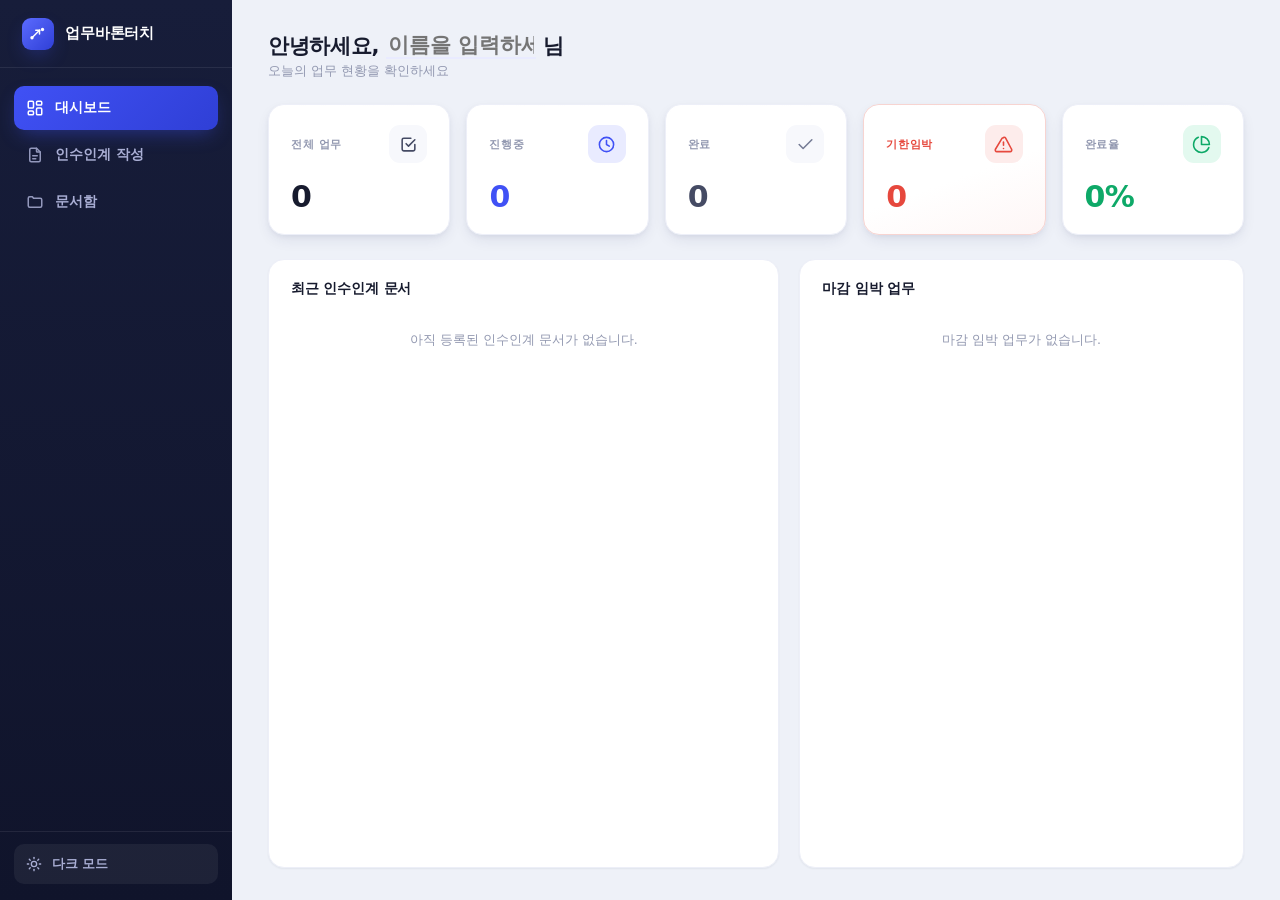
<file: index.html>
<!doctype html>
<html lang="ko">
<head>
<meta charset="utf-8">
<meta name="viewport" content="width=device-width, initial-scale=1">
<title>업무바톤터치</title>
<script>
(function () {
  try {
    var saved = localStorage.getItem("worktouch:theme");
    if (saved === "light" || saved === "dark") {
      document.documentElement.setAttribute("data-theme", saved);
    }
  } catch (e) {}
})();
</script>
<link rel="stylesheet" href="css/style.css">
</head>
<body>

<div class="app">

  <!-- 사이드바 -->
  <aside class="sidebar">
    <div class="sidebar-brand">
      <div class="brand-mark">
        <svg viewBox="0 0 24 24" fill="none" stroke="#fff" stroke-width="2" stroke-linecap="round" stroke-linejoin="round">
          <path d="M4 17 14 7"/><path d="M14 7h-5"/><path d="M14 7v5"/>
          <circle cx="4" cy="17" r="2.2" fill="#fff" stroke="none"/>
          <circle cx="18" cy="6" r="2.2" fill="#fff" stroke="none"/>
        </svg>
      </div>
      <div class="brand-name">업무바톤터치</div>
    </div>
    <nav class="sidebar-nav">
      <button class="nav-item is-active" data-view="dashboard">
        <svg class="nav-icon" viewBox="0 0 24 24" fill="none" stroke="currentColor" stroke-width="2" stroke-linecap="round" stroke-linejoin="round">
          <rect x="3" y="3" width="7" height="9" rx="1.5"/><rect x="14" y="3" width="7" height="5" rx="1.5"/><rect x="14" y="12" width="7" height="9" rx="1.5"/><rect x="3" y="16" width="7" height="5" rx="1.5"/>
        </svg>
        <span>대시보드</span>
      </button>
      <button class="nav-item" data-view="handover">
        <svg class="nav-icon" viewBox="0 0 24 24" fill="none" stroke="currentColor" stroke-width="2" stroke-linecap="round" stroke-linejoin="round">
          <path d="M14 3v4a1 1 0 0 0 1 1h4"/><path d="M17 21H7a2 2 0 0 1-2-2V5a2 2 0 0 1 2-2h7l5 5v11a2 2 0 0 1-2 2Z"/><path d="M9 13h6"/><path d="M9 17h4"/>
        </svg>
        <span>인수인계 작성</span>
      </button>
      <button class="nav-item" data-view="docbox">
        <svg class="nav-icon" viewBox="0 0 24 24" fill="none" stroke="currentColor" stroke-width="2" stroke-linecap="round" stroke-linejoin="round">
          <path d="M3 7a2 2 0 0 1 2-2h3.5l1.5 2H19a2 2 0 0 1 2 2v8a2 2 0 0 1-2 2H5a2 2 0 0 1-2-2Z"/>
        </svg>
        <span>문서함</span>
      </button>
    </nav>

    <div class="sidebar-footer">
      <button class="theme-toggle" id="themeToggleBtn" type="button">
        <span class="theme-toggle-icon">
          <svg class="icon-sun" viewBox="0 0 24 24" fill="none" stroke="currentColor" stroke-width="2" stroke-linecap="round" stroke-linejoin="round">
            <circle cx="12" cy="12" r="4"/><path d="M12 2v2"/><path d="M12 20v2"/><path d="m4.93 4.93 1.41 1.41"/><path d="m17.66 17.66 1.41 1.41"/><path d="M2 12h2"/><path d="M20 12h2"/><path d="m6.34 17.66-1.41 1.41"/><path d="m19.07 4.93-1.41 1.41"/>
          </svg>
          <svg class="icon-moon" viewBox="0 0 24 24" fill="none" stroke="currentColor" stroke-width="2" stroke-linecap="round" stroke-linejoin="round">
            <path d="M12 3a6 6 0 0 0 9 9 9 9 0 1 1-9-9Z"/>
          </svg>
        </span>
        <span class="theme-label">다크 모드</span>
      </button>
    </div>
  </aside>

  <!-- 메인 영역 -->
  <main class="main">

    <!-- 1. 대시보드 -->
    <section class="view" id="view-dashboard">
      <div class="dashboard-greeting">
        <div class="greeting-text">
          안녕하세요,
          <input type="text" id="userNameInput" class="user-name-input" placeholder="이름을 입력하세요" maxlength="20">
          님
        </div>
        <div class="greeting-sub">오늘의 업무 현황을 확인하세요</div>
      </div>

      <div class="stat-cards">
        <div class="stat-card">
          <div class="stat-card-head">
            <div class="stat-label">전체 업무</div>
            <div class="stat-icon-chip chip-neutral">
              <svg viewBox="0 0 24 24" fill="none" stroke="currentColor" stroke-width="2" stroke-linecap="round" stroke-linejoin="round"><path d="M9 11l3 3 8-8"/><path d="M20 12v6a2 2 0 0 1-2 2H6a2 2 0 0 1-2-2V6a2 2 0 0 1 2-2h9"/></svg>
            </div>
          </div>
          <div class="stat-value" id="statTotal">0</div>
        </div>
        <div class="stat-card">
          <div class="stat-card-head">
            <div class="stat-label">진행중</div>
            <div class="stat-icon-chip chip-blue">
              <svg viewBox="0 0 24 24" fill="none" stroke="currentColor" stroke-width="2" stroke-linecap="round" stroke-linejoin="round"><circle cx="12" cy="12" r="9"/><path d="M12 7v5l3.5 2"/></svg>
            </div>
          </div>
          <div class="stat-value stat-blue" id="statInProgress">0</div>
        </div>
        <div class="stat-card">
          <div class="stat-card-head">
            <div class="stat-label">완료</div>
            <div class="stat-icon-chip chip-gray">
              <svg viewBox="0 0 24 24" fill="none" stroke="currentColor" stroke-width="2" stroke-linecap="round" stroke-linejoin="round"><path d="M20 6 9 17l-5-5"/></svg>
            </div>
          </div>
          <div class="stat-value stat-gray" id="statDone">0</div>
        </div>
        <div class="stat-card stat-card-danger">
          <div class="stat-card-head">
            <div class="stat-label stat-label-danger">기한임박</div>
            <div class="stat-icon-chip chip-danger">
              <svg viewBox="0 0 24 24" fill="none" stroke="currentColor" stroke-width="2" stroke-linecap="round" stroke-linejoin="round"><path d="M12 9v4"/><path d="M10.29 3.86 1.82 18a2 2 0 0 0 1.71 3h16.94a2 2 0 0 0 1.71-3L14.71 3.86a2 2 0 0 0-3.42 0Z"/><path d="M12 17h.01"/></svg>
            </div>
          </div>
          <div class="stat-value stat-danger" id="statDueSoon">0</div>
        </div>
        <div class="stat-card">
          <div class="stat-card-head">
            <div class="stat-label">완료율</div>
            <div class="stat-icon-chip chip-success">
              <svg viewBox="0 0 24 24" fill="none" stroke="currentColor" stroke-width="2" stroke-linecap="round" stroke-linejoin="round"><path d="M21.21 15.89A10 10 0 1 1 8 2.83"/><path d="M22 12A10 10 0 0 0 12 2v10z"/></svg>
            </div>
          </div>
          <div class="stat-value stat-success" id="statCompletionRate">0%</div>
        </div>
      </div>

      <div class="dashboard-lower">
        <div class="panel">
          <div class="panel-title">최근 인수인계 문서</div>
          <div class="list" id="recentDocList"></div>
        </div>
        <div class="panel">
          <div class="panel-title">마감 임박 업무</div>
          <div class="list" id="dueSoonList"></div>
        </div>
      </div>
    </section>

    <!-- 2. 인수인계 작성 -->
    <section class="view" id="view-handover" hidden>
      <div class="view-title">인수인계 작성</div>

      <div class="steps">
        <div class="step" data-step="1">
          <div class="step-dot">1</div>
          <div class="step-label">기본정보</div>
        </div>
        <div class="step-line"></div>
        <div class="step" data-step="2">
          <div class="step-dot">2</div>
          <div class="step-label">업무내용</div>
        </div>
        <div class="step-line"></div>
        <div class="step" data-step="3">
          <div class="step-dot">3</div>
          <div class="step-label">확인</div>
        </div>
        <div class="step-line"></div>
        <div class="step" data-step="4">
          <div class="step-dot">4</div>
          <div class="step-label">저장</div>
        </div>
      </div>

      <!-- Step 1 -->
      <div class="form-card step-panel" id="step-1">
        <div class="field">
          <label>업무명</label>
          <input type="text" id="docTitleInput" placeholder="예) 2026년 민원처리 인수인계서">
        </div>
        <div class="field-row">
          <div class="field">
            <label>인계자</label>
            <input type="text" id="docFromInput" placeholder="담당자 이름">
          </div>
          <div class="field">
            <label>인수자</label>
            <input type="text" id="docToInput" placeholder="담당자 이름">
          </div>
        </div>
        <div class="field field-narrow">
          <label>작성일</label>
          <input type="date" id="docDateInput">
        </div>
      </div>

      <!-- Step 2 -->
      <div class="form-card step-panel" id="step-2" hidden>
        <div class="task-table-head">
          <div class="panel-title">업무 내용</div>
          <button class="btn btn-outline btn-small" id="addTaskBtn">
            <svg viewBox="0 0 24 24" fill="none" stroke="currentColor" stroke-width="2.2" stroke-linecap="round"><path d="M12 5v14"/><path d="M5 12h14"/></svg>
            업무 추가
          </button>
        </div>
        <div class="task-table" id="taskTable"></div>
      </div>

      <!-- Step 3 -->
      <div class="form-card step-panel" id="step-3" hidden>
        <div class="review-meta" id="reviewMeta"></div>
        <div class="panel-title">업무 내용</div>
        <div class="task-table task-table-readonly" id="reviewTaskTable"></div>
      </div>

      <!-- Step 4 -->
      <div class="form-card step-panel step-done" id="step-4" hidden>
        <div class="done-icon">
          <svg viewBox="0 0 24 24" fill="none" stroke="currentColor" stroke-width="2.4" stroke-linecap="round" stroke-linejoin="round"><path d="M20 6 9 17l-5-5"/></svg>
        </div>
        <div class="done-title">인수인계서가 저장되었습니다</div>
        <div class="done-sub">문서함에서 저장된 문서를 확인할 수 있습니다</div>
        <button class="btn btn-primary" id="goToDocboxBtn">문서함으로 이동</button>
      </div>

      <div class="wizard-actions">
        <button class="btn btn-outline btn-small" id="exportDraftBtn">
          <svg viewBox="0 0 24 24" fill="none" stroke="currentColor" stroke-width="2" stroke-linecap="round" stroke-linejoin="round"><path d="M12 3v12"/><path d="m7 10 5 5 5-5"/><path d="M5 21h14"/></svg>
          Excel로 저장
        </button>
        <div class="wizard-actions-right">
          <button class="btn btn-ghost" id="prevStepBtn">이전</button>
          <button class="btn btn-primary" id="nextStepBtn">다음</button>
        </div>
      </div>
    </section>

    <!-- 3. 문서함 -->
    <section class="view" id="view-docbox" hidden>
      <div class="docbox">
        <div class="doc-list-panel">
          <div class="doc-list-head">
            <div class="panel-title">문서함</div>
            <button class="btn btn-outline btn-small" id="importExcelBtn">
              <svg viewBox="0 0 24 24" fill="none" stroke="currentColor" stroke-width="2" stroke-linecap="round" stroke-linejoin="round"><path d="M12 21V9"/><path d="m7 14 5-5 5 5"/><path d="M5 3h14"/></svg>
              Excel 불러오기
            </button>
          </div>
          <input type="text" id="docSearchInput" class="doc-search" placeholder="업무명 검색">
          <div class="doc-list" id="docList"></div>
        </div>
        <div class="doc-detail-panel" id="docDetail">
          <div class="empty-state">왼쪽에서 문서를 선택하세요</div>
        </div>
      </div>
    </section>

  </main>
</div>

<input type="file" id="excelFileInput" accept=".xlsx,.xls" hidden>

<script src="lib/xlsx.full.min.js"></script>
<script src="js/app.js"></script>
</body>
</html>
</file>
<file: css/style.css>
* { box-sizing: border-box; }

:root {
  /* 브랜드 */
  --primary-700: #2f3fd6;
  --primary-600: #4051f5;
  --primary-500: #5b6bff;
  --primary-100: #e9ebff;
  --primary-50: #f4f5ff;

  /* 시맨틱 */
  --success-600: #0ea968;
  --success-100: #e3f9ef;
  --warning-600: #e08a00;
  --warning-100: #fef1dc;
  --danger-600: #e6483d;
  --danger-700: #c73a30;
  --danger-100: #fdeceb;

  /* 중립 (푸른 기운을 살짝 섞은 뉴트럴) */
  --canvas: #eef1f8;
  --surface: #ffffff;
  --surface-2: #f7f8fc;
  --border: #e3e7f3;
  --border-soft: #edeff8;
  --ink-900: #171b2e;
  --ink-700: #454b64;
  --ink-500: #767c96;
  --ink-400: #9298b0;

  /* 사이드바 (다크 네이비) */
  --side-bg-top: #171d3a;
  --side-bg-bottom: #10142b;
  --side-text: #a9aed4;
  --side-text-active: #ffffff;
  --side-border: rgba(255, 255, 255, 0.08);

  /* 그림자 */
  --shadow-sm: 0 1px 2px rgba(23, 27, 46, 0.06);
  --shadow-md: 0 6px 16px -4px rgba(30, 40, 90, 0.12), 0 2px 6px -2px rgba(30, 40, 90, 0.08);
  --shadow-lg: 0 16px 36px -12px rgba(30, 40, 90, 0.22), 0 4px 10px -4px rgba(30, 40, 90, 0.1);
  --shadow-glow: 0 8px 20px -6px rgba(64, 81, 245, 0.45);

  /* 입력창/카드 보조 톤 (다크모드에서 재정의됨) */
  --input-surface: #ffffff;
  --card-sheen: rgba(255, 255, 255, 0.8);
  --danger-card-start: #ffffff;
  --danger-card-border: #f7d4d1;
  --due-card-border: #f6d9d6;
}

@media (prefers-color-scheme: dark) {
  :root:not([data-theme="light"]) {
    --canvas: #0d1020;
    --surface: #171b2e;
    --surface-2: #1f2338;
    --input-surface: #262b46;
    --border: #2c3153;
    --border-soft: #242841;
    --ink-900: #f2f3fa;
    --ink-700: #c6cae2;
    --ink-500: #9297b8;
    --ink-400: #6c7096;

    --primary-700: #aab4ff;
    --danger-700: #ff9c92;
    --danger-600: #f2685d;
    --success-600: #34d399;

    --primary-100: rgba(91, 107, 255, 0.18);
    --success-100: rgba(52, 211, 153, 0.16);
    --warning-100: rgba(224, 138, 0, 0.18);
    --danger-100: rgba(242, 104, 93, 0.16);

    --card-sheen: rgba(255, 255, 255, 0.05);
    --danger-card-start: var(--surface);
    --danger-card-border: rgba(242, 104, 93, 0.35);
    --due-card-border: rgba(242, 104, 93, 0.35);

    --shadow-sm: 0 1px 2px rgba(0, 0, 0, 0.4);
    --shadow-md: 0 6px 16px -4px rgba(0, 0, 0, 0.5), 0 2px 6px -2px rgba(0, 0, 0, 0.4);
    --shadow-lg: 0 16px 36px -12px rgba(0, 0, 0, 0.6), 0 4px 10px -4px rgba(0, 0, 0, 0.5);
  }
}

:root[data-theme="dark"] {
  --canvas: #0d1020;
  --surface: #171b2e;
  --surface-2: #1f2338;
  --input-surface: #262b46;
  --border: #2c3153;
  --border-soft: #242841;
  --ink-900: #f2f3fa;
  --ink-700: #c6cae2;
  --ink-500: #9297b8;
  --ink-400: #6c7096;

  --primary-700: #aab4ff;
  --danger-700: #ff9c92;
  --danger-600: #f2685d;
  --success-600: #34d399;

  --primary-100: rgba(91, 107, 255, 0.18);
  --success-100: rgba(52, 211, 153, 0.16);
  --warning-100: rgba(224, 138, 0, 0.18);
  --danger-100: rgba(242, 104, 93, 0.16);

  --card-sheen: rgba(255, 255, 255, 0.05);
  --danger-card-start: var(--surface);
  --danger-card-border: rgba(242, 104, 93, 0.35);
  --due-card-border: rgba(242, 104, 93, 0.35);

  --shadow-sm: 0 1px 2px rgba(0, 0, 0, 0.4);
  --shadow-md: 0 6px 16px -4px rgba(0, 0, 0, 0.5), 0 2px 6px -2px rgba(0, 0, 0, 0.4);
  --shadow-lg: 0 16px 36px -12px rgba(0, 0, 0, 0.6), 0 4px 10px -4px rgba(0, 0, 0, 0.5);
}

html, body {
  margin: 0;
  height: 100%;
  font-family: -apple-system, "Segoe UI", system-ui, "Malgun Gothic", "Apple SD Gothic Neo", sans-serif;
  color: var(--ink-900);
  background: var(--canvas);
  -webkit-font-smoothing: antialiased;
}

button, input, select { font-family: inherit; }

svg { display: block; }

.app {
  display: flex;
  height: 100vh;
  width: 100%;
}

/* ================= 사이드바 ================= */
.sidebar {
  display: flex;
  flex-direction: column;
  width: 232px;
  height: 100%;
  background: linear-gradient(180deg, var(--side-bg-top) 0%, var(--side-bg-bottom) 100%);
  flex-shrink: 0;
  position: relative;
}

.sidebar-brand {
  display: flex;
  align-items: center;
  gap: 11px;
  height: 68px;
  padding: 0 22px;
  border-bottom: 1px solid var(--side-border);
}

.brand-mark {
  width: 32px;
  height: 32px;
  border-radius: 9px;
  background: linear-gradient(135deg, var(--primary-500), var(--primary-700));
  flex-shrink: 0;
  display: flex;
  align-items: center;
  justify-content: center;
  box-shadow: var(--shadow-glow);
}

.brand-mark svg { width: 18px; height: 18px; }

.brand-name {
  font-size: 14.5px;
  font-weight: 800;
  color: #fff;
  letter-spacing: -0.01em;
}

.sidebar-nav {
  display: flex;
  flex-direction: column;
  gap: 3px;
  padding: 18px 14px;
}

.nav-item {
  display: flex;
  align-items: center;
  gap: 11px;
  height: 44px;
  padding: 0 12px;
  border: none;
  background: transparent;
  border-radius: 10px;
  font-size: 13.5px;
  font-weight: 600;
  color: var(--side-text);
  text-align: left;
  cursor: pointer;
  position: relative;
  transition: background .15s ease, color .15s ease;
}

.nav-item .nav-icon {
  width: 18px;
  height: 18px;
  flex-shrink: 0;
  opacity: .85;
}

.nav-item:hover {
  background: rgba(255, 255, 255, 0.06);
  color: #fff;
}

.nav-item.is-active {
  background: linear-gradient(135deg, var(--primary-600), var(--primary-700));
  color: var(--side-text-active);
  box-shadow: var(--shadow-glow);
}

.nav-item.is-active .nav-icon { opacity: 1; }

.sidebar-footer {
  margin-top: auto;
  padding: 12px 14px 16px;
  border-top: 1px solid var(--side-border);
}

.theme-toggle {
  display: flex;
  align-items: center;
  gap: 10px;
  width: 100%;
  height: 40px;
  padding: 0 12px;
  border: none;
  border-radius: 10px;
  background: rgba(255, 255, 255, 0.06);
  color: var(--side-text);
  font-size: 12.5px;
  font-weight: 600;
  font-family: inherit;
  cursor: pointer;
  transition: background .15s ease, color .15s ease;
}

.theme-toggle:hover {
  background: rgba(255, 255, 255, 0.1);
  color: #fff;
}

.theme-toggle-icon {
  width: 16px;
  height: 16px;
  flex-shrink: 0;
  display: flex;
}

.theme-toggle-icon svg { width: 16px; height: 16px; }

.theme-toggle .icon-moon { display: none; }
.theme-toggle.is-dark .icon-sun { display: none; }
.theme-toggle.is-dark .icon-moon { display: block; }

/* ================= 메인 ================= */
.main {
  flex: 1;
  min-width: 0;
  overflow-y: auto;
}

.view {
  display: flex;
  flex-direction: column;
  gap: 24px;
  padding: 32px 36px;
  min-height: 100%;
}

.view[hidden] {
  display: none;
}

.view-title {
  font-size: 19px;
  font-weight: 800;
  color: var(--ink-900);
  letter-spacing: -0.01em;
}

/* ================= 대시보드 ================= */
.dashboard-greeting {
  display: flex;
  flex-direction: column;
  gap: 3px;
}

.greeting-text {
  font-size: 21px;
  font-weight: 800;
  color: var(--ink-900);
  display: flex;
  align-items: center;
  gap: 7px;
  letter-spacing: -0.015em;
}

.user-name-input {
  font-size: 21px;
  font-weight: 800;
  color: var(--primary-600);
  border: none;
  border-bottom: 2px solid var(--primary-100);
  background: transparent;
  padding: 0 2px;
  width: 150px;
  font-family: inherit;
}

.user-name-input:focus {
  outline: none;
  border-bottom-color: var(--primary-600);
}

.greeting-sub {
  font-size: 12.5px;
  color: var(--ink-400);
}

.stat-cards {
  display: grid;
  grid-template-columns: repeat(5, minmax(0, 1fr));
  gap: 16px;
}

.stat-card {
  display: flex;
  flex-direction: column;
  gap: 16px;
  padding: 20px 22px;
  background: var(--surface);
  border: 1px solid var(--border-soft);
  border-radius: 16px;
  box-shadow: var(--shadow-md);
  position: relative;
  overflow: hidden;
}

.stat-card::after {
  content: "";
  position: absolute;
  inset: 0;
  border-radius: inherit;
  padding: 1px;
  background: linear-gradient(160deg, var(--card-sheen), rgba(255, 255, 255, 0) 40%);
  -webkit-mask: linear-gradient(#000 0 0) content-box, linear-gradient(#000 0 0);
  -webkit-mask-composite: xor;
  mask-composite: exclude;
  pointer-events: none;
}

.stat-card-head {
  display: flex;
  align-items: center;
  justify-content: space-between;
}

.stat-icon-chip {
  width: 38px;
  height: 38px;
  border-radius: 11px;
  display: flex;
  align-items: center;
  justify-content: center;
  flex-shrink: 0;
}

.stat-icon-chip svg { width: 19px; height: 19px; }

.stat-icon-chip.chip-neutral { background: var(--surface-2); color: var(--ink-700); }
.stat-icon-chip.chip-blue { background: var(--primary-100); color: var(--primary-600); }
.stat-icon-chip.chip-gray { background: var(--surface-2); color: var(--ink-500); }
.stat-icon-chip.chip-danger { background: var(--danger-100); color: var(--danger-600); }
.stat-icon-chip.chip-success { background: var(--success-100); color: var(--success-600); }

.stat-label {
  font-size: 11px;
  letter-spacing: .06em;
  color: var(--ink-400);
  text-transform: uppercase;
  font-weight: 700;
}

.stat-label-danger { color: var(--danger-600); }

.stat-value {
  font-size: 30px;
  font-weight: 800;
  color: var(--ink-900);
  letter-spacing: -0.02em;
  font-variant-numeric: tabular-nums;
}

.stat-blue { color: var(--primary-600); }
.stat-gray { color: var(--ink-700); }
.stat-danger { color: var(--danger-600); }
.stat-success { color: var(--success-600); }

.stat-card-danger {
  background: linear-gradient(160deg, var(--danger-card-start) 55%, var(--danger-100) 150%);
  border-color: var(--danger-card-border);
}

.dashboard-lower {
  display: grid;
  grid-template-columns: 1.15fr 1fr;
  gap: 20px;
  flex: 1;
  min-height: 0;
}

.panel {
  display: flex;
  flex-direction: column;
  padding: 20px 22px;
  gap: 14px;
  background: var(--surface);
  border: 1px solid var(--border-soft);
  border-radius: 16px;
  box-shadow: var(--shadow-sm);
}

.panel-title-row {
  display: flex;
  align-items: center;
  justify-content: space-between;
}

.panel-title {
  font-size: 14px;
  font-weight: 800;
  color: var(--ink-900);
  letter-spacing: -0.01em;
}

.panel-count {
  font-size: 11.5px;
  font-weight: 700;
  color: var(--ink-400);
  background: var(--surface-2);
  padding: 2px 9px;
  border-radius: 999px;
}

.list {
  display: flex;
  flex-direction: column;
  gap: 9px;
  overflow-y: auto;
}

.list-empty {
  font-size: 12.5px;
  color: var(--ink-400);
  padding: 20px 4px;
  text-align: center;
}

.doc-row {
  display: flex;
  align-items: center;
  gap: 12px;
  padding: 12px 13px;
  background: var(--surface-2);
  border-radius: 12px;
  transition: background .15s ease;
}

.doc-row-icon {
  width: 34px;
  height: 34px;
  border-radius: 10px;
  background: var(--primary-100);
  color: var(--primary-600);
  display: flex;
  align-items: center;
  justify-content: center;
  flex-shrink: 0;
}

.doc-row-icon svg { width: 16px; height: 16px; }

.doc-row-main {
  display: flex;
  flex-direction: column;
  gap: 3px;
  min-width: 0;
  flex: 1;
}

.doc-row-title {
  font-size: 12.5px;
  color: var(--ink-900);
  font-weight: 700;
  white-space: nowrap;
  overflow: hidden;
  text-overflow: ellipsis;
}

.doc-row-sub {
  font-size: 11px;
  color: var(--ink-400);
}

/* 배지 */
.badge {
  display: inline-flex;
  align-items: center;
  gap: 4px;
  font-size: 11px;
  font-weight: 700;
  padding: 4px 9px 4px 7px;
  border-radius: 999px;
  flex-shrink: 0;
  white-space: nowrap;
}

.badge::before {
  content: "";
  width: 6px;
  height: 6px;
  border-radius: 50%;
  flex-shrink: 0;
}

.badge-blue { background: var(--primary-100); color: var(--primary-700); }
.badge-blue::before { background: var(--primary-600); }

.badge-success { background: var(--success-100); color: var(--success-600); }
.badge-success::before { background: var(--success-600); }

.badge-warning { background: var(--warning-100); color: var(--warning-600); }
.badge-warning::before { background: var(--warning-600); }

.badge-gray { background: var(--surface-2); color: var(--ink-500); }
.badge-gray::before { background: var(--ink-400); }

.badge-red { background: var(--danger-100); color: var(--danger-700); }
.badge-red::before { background: var(--danger-600); }

/* 마감 임박 */
.due-row {
  display: flex;
  align-items: center;
  gap: 12px;
  padding: 13px;
  background: linear-gradient(135deg, var(--danger-card-start) 0%, var(--danger-100) 220%);
  border: 1px solid var(--due-card-border);
  border-radius: 12px;
  position: relative;
}

.due-icon {
  width: 34px;
  height: 34px;
  border-radius: 10px;
  background: var(--danger-600);
  color: #fff;
  display: flex;
  align-items: center;
  justify-content: center;
  flex-shrink: 0;
  box-shadow: 0 6px 14px -4px rgba(230, 72, 61, .55);
}

.due-icon svg { width: 17px; height: 17px; }

.due-main {
  display: flex;
  flex-direction: column;
  gap: 2px;
  min-width: 0;
  flex: 1;
}

.due-title {
  font-size: 12.5px;
  color: var(--ink-900);
  font-weight: 700;
  white-space: nowrap;
  overflow: hidden;
  text-overflow: ellipsis;
}

.due-sub {
  font-size: 11px;
  color: var(--danger-600);
  font-weight: 600;
}

.due-chip {
  font-size: 11px;
  font-weight: 800;
  color: #fff;
  background: var(--danger-600);
  padding: 4px 9px;
  border-radius: 999px;
  flex-shrink: 0;
}

/* ================= 인수인계 작성 ================= */
.steps {
  display: flex;
  align-items: center;
  width: 660px;
  max-width: 100%;
}

.step {
  display: flex;
  align-items: center;
  gap: 9px;
}

.step-dot {
  width: 28px;
  height: 28px;
  border-radius: 50%;
  display: flex;
  align-items: center;
  justify-content: center;
  font-size: 12px;
  font-weight: 800;
  flex-shrink: 0;
  background: var(--surface-2);
  color: var(--ink-400);
  border: 1px solid var(--border);
}

.step-dot svg { width: 13px; height: 13px; }

.step-label {
  font-size: 12.5px;
  font-weight: 600;
  color: var(--ink-400);
}

.step.is-active .step-dot {
  background: linear-gradient(135deg, var(--primary-500), var(--primary-700));
  color: #fff;
  border-color: transparent;
  box-shadow: var(--shadow-glow);
}

.step.is-active .step-label {
  font-weight: 800;
  color: var(--primary-700);
}

.step.is-done .step-dot {
  background: var(--primary-100);
  color: var(--primary-600);
  border-color: transparent;
}

.step.is-done .step-label { color: var(--primary-600); }

.step-line {
  flex: 1;
  height: 2px;
  background: var(--border);
  margin: 0 4px;
}

.form-card {
  display: flex;
  flex-direction: column;
  gap: 22px;
  padding: 30px 34px;
  width: 660px;
  max-width: 100%;
  background: var(--surface);
  border: 1px solid var(--border-soft);
  border-radius: 16px;
  box-shadow: var(--shadow-sm);
}

.form-card[hidden] {
  display: none;
}

.field {
  display: flex;
  flex-direction: column;
  gap: 8px;
}

.field-narrow { width: 260px; }

.field label {
  font-size: 12.5px;
  font-weight: 700;
  color: var(--ink-700);
}

.field input, .field select {
  height: 40px;
  background: var(--surface-2);
  border: 1px solid var(--border);
  border-radius: 10px;
  padding: 0 13px;
  font-size: 12.5px;
  color: var(--ink-900);
  font-family: inherit;
  transition: border-color .15s ease, background .15s ease;
}

.field input:focus, .field select:focus {
  outline: none;
  border-color: var(--primary-500);
  background: var(--surface);
}

.field-row {
  display: grid;
  grid-template-columns: 1fr 1fr;
  gap: 16px;
}

.task-table-head {
  display: flex;
  align-items: center;
  justify-content: space-between;
}

.task-filter-bar {
  display: flex;
  align-items: center;
  gap: 8px;
  flex-wrap: wrap;
}

.task-search-input {
  flex: 1;
  min-width: 160px;
  height: 34px;
  border: 1px solid var(--border);
  border-radius: 8px;
  padding: 0 12px;
  font-size: 12px;
  font-family: inherit;
  background: var(--surface-2);
}

.task-search-input:focus {
  outline: none;
  border-color: var(--primary-500);
  background: var(--input-surface);
}

.task-filter-bar select {
  height: 34px;
  border: 1px solid var(--border);
  border-radius: 8px;
  padding: 0 8px;
  font-size: 12px;
  font-family: inherit;
  background: var(--surface-2);
  color: var(--ink-700);
  flex-shrink: 0;
}

.task-filter-bar select:focus {
  outline: none;
  border-color: var(--primary-500);
  background: var(--input-surface);
}

.task-table {
  display: flex;
  flex-direction: column;
  gap: 10px;
  max-height: 320px;
  overflow-y: auto;
  padding: 2px;
}

.task-row {
  display: grid;
  grid-template-columns: 1.2fr 0.8fr 0.95fr 1.05fr 0.95fr 1fr 28px;
  gap: 8px;
  align-items: center;
  padding: 11px;
  background: var(--surface-2);
  border: 1px solid var(--border-soft);
  border-radius: 12px;
}

.task-row input, .task-row select {
  height: 34px;
  border: 1px solid var(--border);
  border-radius: 8px;
  padding: 0 6px;
  font-size: 11.5px;
  font-family: inherit;
  background: var(--input-surface);
  color: var(--ink-900);
  width: 100%;
}

.task-row input:focus, .task-row select:focus {
  outline: none;
  border-color: var(--primary-500);
}

.task-remove {
  border: none;
  background: transparent;
  color: var(--ink-400);
  cursor: pointer;
  font-size: 16px;
  line-height: 1;
  width: 24px;
  height: 24px;
  border-radius: 6px;
  display: flex;
  align-items: center;
  justify-content: center;
}

.task-remove:hover { color: #fff; background: var(--danger-600); }

.task-table-empty {
  font-size: 12.5px;
  color: var(--ink-400);
  padding: 20px 4px;
  text-align: center;
  background: var(--surface-2);
  border-radius: 12px;
  border: 1px dashed var(--border);
}

.review-meta {
  display: grid;
  grid-template-columns: repeat(2, minmax(0, 1fr));
  gap: 16px;
  padding-bottom: 8px;
  border-bottom: 1px solid var(--border-soft);
}

.review-meta-item {
  display: flex;
  flex-direction: column;
  gap: 4px;
}

.review-meta-label {
  font-size: 11px;
  color: var(--ink-400);
  font-weight: 600;
}

.review-meta-value {
  font-size: 13.5px;
  font-weight: 700;
  color: var(--ink-900);
}

.task-table-readonly .task-row {
  grid-template-columns: 1.2fr 0.8fr 0.95fr 1.05fr 0.95fr 1fr;
  background: var(--surface);
}

.readonly-cell-label {
  display: block;
  font-size: 10px;
  font-weight: 700;
  color: var(--ink-400);
  text-transform: uppercase;
  letter-spacing: .03em;
}

.readonly-cell {
  font-size: 12px;
  color: var(--ink-900);
  display: flex;
  flex-direction: column;
  gap: 2px;
}

.step-done {
  align-items: center;
  text-align: center;
  padding: 56px 32px;
  gap: 16px;
}

.done-icon {
  width: 56px;
  height: 56px;
  border-radius: 50%;
  background: linear-gradient(135deg, var(--success-600), #0a8a54);
  color: #fff;
  display: flex;
  align-items: center;
  justify-content: center;
  box-shadow: 0 10px 22px -6px rgba(14, 169, 104, .5);
}

.done-icon svg { width: 26px; height: 26px; }

.done-title {
  font-size: 16px;
  font-weight: 800;
  color: var(--ink-900);
}

.done-sub {
  font-size: 12.5px;
  color: var(--ink-400);
}

.wizard-actions {
  display: flex;
  justify-content: space-between;
  align-items: center;
  width: 660px;
  max-width: 100%;
}

.wizard-actions-right {
  display: flex;
  gap: 10px;
}

/* ================= 버튼 ================= */
.btn {
  height: 40px;
  padding: 0 20px;
  display: inline-flex;
  align-items: center;
  justify-content: center;
  gap: 7px;
  border-radius: 10px;
  font-size: 13px;
  font-weight: 700;
  font-family: inherit;
  cursor: pointer;
  border: 1px solid transparent;
  transition: transform .1s ease, box-shadow .15s ease, background .15s ease;
}

.btn svg { width: 15px; height: 15px; flex-shrink: 0; }

.btn-primary {
  background: linear-gradient(135deg, var(--primary-500), var(--primary-700));
  color: #fff;
  box-shadow: var(--shadow-glow);
}

.btn-primary:hover { filter: brightness(1.05); }
.btn-primary:active { transform: translateY(1px); }

.btn-ghost {
  background: transparent;
  border-color: var(--border);
  color: var(--ink-500);
  font-weight: 600;
}

.btn-ghost:hover { background: var(--surface-2); }

.btn-outline {
  background: var(--surface);
  border-color: var(--border);
  color: var(--ink-700);
  font-weight: 600;
}

.btn-outline:hover { background: var(--surface-2); border-color: var(--primary-500); color: var(--primary-700); }

.btn-small {
  height: 34px;
  padding: 0 13px;
  font-size: 12px;
}

.btn:disabled {
  opacity: .5;
  cursor: not-allowed;
}

/* ================= 문서함 ================= */
.docbox {
  display: flex;
  flex: 1;
  min-height: 0;
  margin: -32px -36px;
  height: calc(100% + 64px);
  background: var(--surface);
}

.doc-list-panel {
  display: flex;
  flex-direction: column;
  width: 310px;
  border-right: 1px solid var(--border-soft);
  background: var(--surface-2);
  flex-shrink: 0;
}

.doc-list-head {
  display: flex;
  align-items: center;
  justify-content: space-between;
  height: 68px;
  padding: 0 20px;
  border-bottom: 1px solid var(--border-soft);
}

.doc-search {
  margin: 12px 16px 0;
  height: 36px;
  border: 1px solid var(--border);
  border-radius: 9px;
  padding: 0 12px;
  font-size: 12px;
  font-family: inherit;
  background: var(--input-surface);
  color: var(--ink-900);
}

.doc-search:focus {
  outline: none;
  border-color: var(--primary-500);
}

.doc-list {
  display: flex;
  flex-direction: column;
  padding: 12px;
  gap: 4px;
  overflow-y: auto;
}

.doc-item {
  display: flex;
  align-items: center;
  gap: 11px;
  padding: 12px;
  border-radius: 12px;
  cursor: pointer;
  transition: background .15s ease;
}

.doc-item:hover {
  background: var(--surface);
}

.doc-item.is-selected {
  background: var(--surface);
  box-shadow: var(--shadow-md);
}

.doc-item-icon {
  width: 36px;
  height: 36px;
  border-radius: 10px;
  display: flex;
  align-items: center;
  justify-content: center;
  flex-shrink: 0;
  background: var(--surface-2);
  color: var(--ink-500);
}

.doc-item.is-selected .doc-item-icon {
  background: var(--primary-100);
  color: var(--primary-600);
}

.doc-item-icon svg { width: 16px; height: 16px; }

.doc-item-body {
  display: flex;
  flex-direction: column;
  gap: 3px;
  min-width: 0;
}

.doc-item-title {
  font-size: 12.5px;
  font-weight: 700;
  color: var(--ink-900);
  white-space: nowrap;
  overflow: hidden;
  text-overflow: ellipsis;
}

.doc-item.is-selected .doc-item-title { color: var(--primary-700); }

.doc-item-sub {
  font-size: 11px;
  color: var(--ink-400);
}

.doc-detail-panel {
  flex: 1;
  min-width: 0;
  padding: 30px 34px;
  display: flex;
  flex-direction: column;
  gap: 20px;
  overflow-y: auto;
}

.empty-state {
  margin: auto;
  font-size: 13px;
  color: var(--ink-400);
}

.doc-detail-head {
  display: flex;
  align-items: center;
  justify-content: space-between;
}

.doc-detail-title-row {
  display: flex;
  align-items: center;
  gap: 12px;
}

.doc-detail-icon {
  width: 42px;
  height: 42px;
  border-radius: 12px;
  background: var(--primary-100);
  color: var(--primary-600);
  display: flex;
  align-items: center;
  justify-content: center;
  flex-shrink: 0;
}

.doc-detail-icon svg { width: 20px; height: 20px; }

.doc-detail-title {
  font-size: 18px;
  font-weight: 800;
  color: var(--ink-900);
  letter-spacing: -0.01em;
}

.doc-info-grid {
  display: grid;
  grid-template-columns: repeat(3, minmax(0, 1fr));
  gap: 16px;
  padding: 18px 20px;
  background: var(--surface-2);
  border: 1px solid var(--border-soft);
  border-radius: 14px;
}

.doc-info-item {
  display: flex;
  flex-direction: column;
  gap: 4px;
}

.doc-info-label {
  font-size: 11px;
  color: var(--ink-400);
  font-weight: 600;
}

.doc-info-value {
  font-size: 13px;
  font-weight: 700;
  color: var(--ink-900);
}

.doc-task-panel {
  display: flex;
  flex-direction: column;
  padding: 20px 22px;
  gap: 12px;
  background: var(--surface);
  border: 1px solid var(--border-soft);
  border-radius: 14px;
  box-shadow: var(--shadow-sm);
  flex: 1;
  min-height: 0;
  overflow-y: auto;
}

.doc-task-row-edit {
  display: grid;
  grid-template-columns: 0.7fr 1.3fr 0.85fr 0.95fr 0.85fr 0.75fr 1fr 28px;
  gap: 8px;
  align-items: center;
  padding: 10px;
  background: var(--surface-2);
  border: 1px solid var(--border-soft);
  border-radius: 12px;
  margin-bottom: 8px;
}

.doc-task-row-edit:last-child { margin-bottom: 0; }

.doc-task-row-edit input, .doc-task-row-edit select {
  height: 32px;
  border: 1px solid var(--border);
  border-radius: 8px;
  padding: 0 7px;
  font-size: 11.5px;
  font-family: inherit;
  background: var(--input-surface);
  width: 100%;
  color: var(--ink-900);
}

.doc-task-row-edit input:focus, .doc-task-row-edit select:focus {
  outline: none;
  border-color: var(--primary-500);
}

.doc-task-row-edit .dt-type option[value="인계"] { color: var(--primary-700); }
.doc-task-row-edit .dt-type option[value="인수"] { color: #0d8f85; }

.doc-actions {
  display: flex;
  justify-content: flex-end;
  gap: 10px;
}

/* ================= 모바일 반응형 ================= */
@media (max-width: 860px) {
  .app {
    flex-direction: column;
    height: 100vh;
  }

  .main {
    order: 1;
    flex: 1;
    min-height: 0;
  }

  .sidebar {
    order: 2;
    flex-direction: row;
    align-items: center;
    width: 100%;
    height: auto;
    flex-shrink: 0;
    background: linear-gradient(90deg, var(--side-bg-top) 0%, var(--side-bg-bottom) 100%);
    border-top: 1px solid var(--side-border);
    padding: 4px 8px calc(4px + env(safe-area-inset-bottom));
  }

  .sidebar-brand {
    display: none;
  }

  .sidebar-nav {
    flex: 1;
    flex-direction: row;
    justify-content: space-around;
    padding: 0;
    gap: 2px;
  }

  .nav-item {
    flex: 1;
    flex-direction: column;
    justify-content: center;
    gap: 3px;
    height: auto;
    padding: 7px 4px;
    font-size: 10.5px;
    text-align: center;
  }

  .nav-item .nav-icon {
    width: 20px;
    height: 20px;
  }

  .sidebar-footer {
    margin: 0;
    padding: 0;
    border-top: none;
    flex-shrink: 0;
    width: auto;
  }

  .theme-toggle {
    flex-direction: column;
    justify-content: center;
    gap: 3px;
    width: auto;
    height: auto;
    padding: 7px 10px;
    background: transparent;
  }

  .theme-toggle:hover {
    background: rgba(255, 255, 255, 0.06);
  }

  .theme-toggle .theme-label {
    font-size: 10.5px;
  }

  .view {
    padding: 18px 16px;
    gap: 16px;
  }

  .stat-cards {
    grid-template-columns: repeat(2, minmax(0, 1fr));
    gap: 12px;
  }

  .stat-card {
    padding: 14px 16px;
    gap: 10px;
  }

  .stat-value {
    font-size: 24px;
  }

  .dashboard-lower {
    grid-template-columns: 1fr;
  }

  .steps, .form-card, .wizard-actions {
    width: 100%;
  }

  .form-card {
    padding: 20px 18px;
  }

  .field-row {
    grid-template-columns: 1fr;
  }

  .wizard-actions {
    flex-wrap: wrap;
    gap: 10px;
  }

  .task-search-input {
    min-width: 0;
  }

  .task-row, .doc-task-row-edit, .task-table-readonly .task-row {
    grid-template-columns: repeat(2, minmax(0, 1fr));
  }

  .task-row .task-remove {
    grid-column: 1 / -1;
    justify-self: end;
  }

  .doc-task-row-edit .dt-remove {
    grid-column: 1 / -1;
    justify-self: end;
  }

  .review-meta {
    grid-template-columns: 1fr;
  }

  .docbox {
    flex-direction: column;
    margin: -18px -16px;
    height: auto;
  }

  .doc-list-panel {
    width: 100%;
    max-height: 280px;
    border-right: none;
    border-bottom: 1px solid var(--border-soft);
  }

  .doc-detail-panel {
    padding: 18px 16px;
  }

  .doc-info-grid {
    grid-template-columns: 1fr;
    gap: 10px;
    padding: 14px 16px;
  }

  .doc-actions {
    flex-direction: column-reverse;
  }

  .doc-actions .btn {
    width: 100%;
  }
}
</file>
